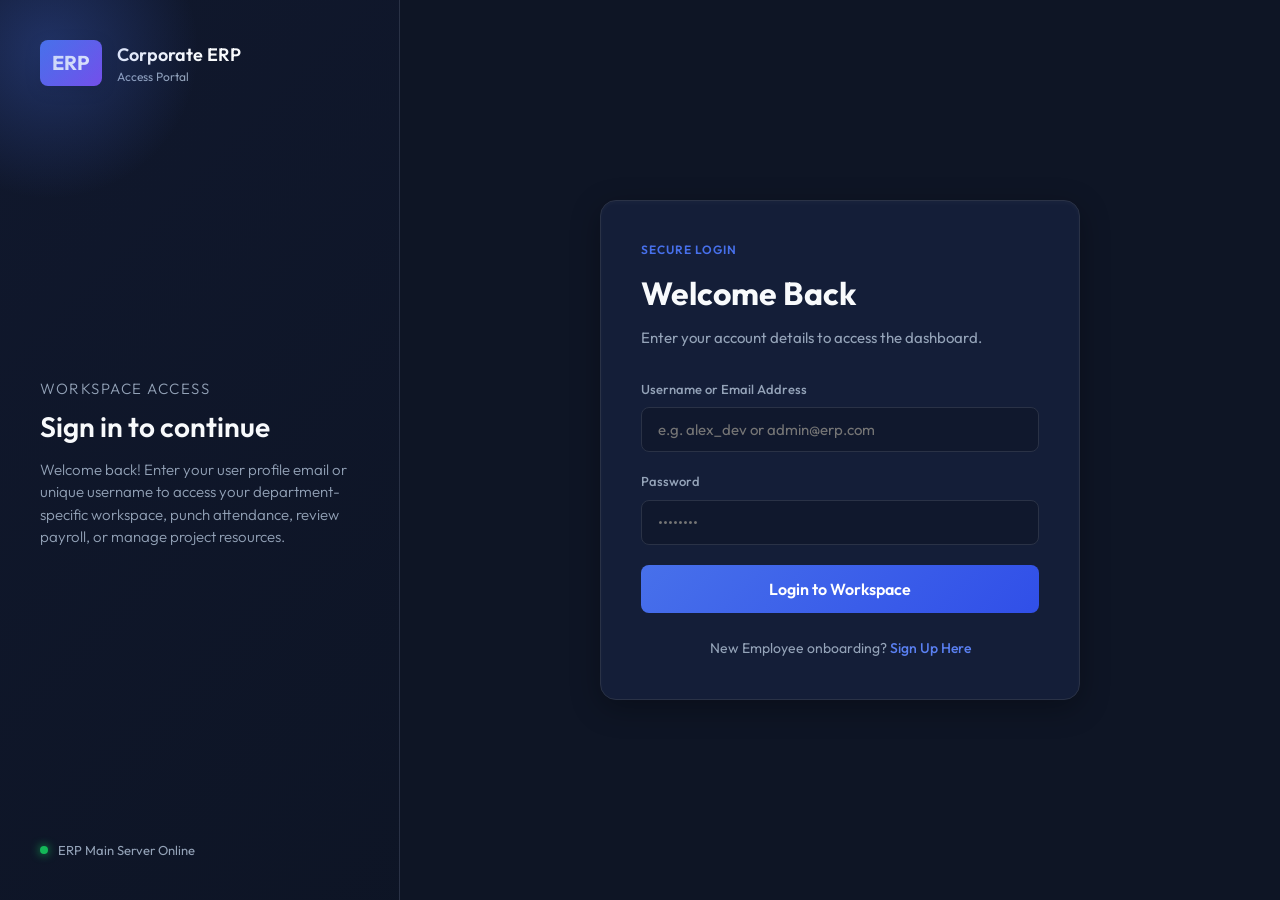
<file: index.html>
<!DOCTYPE html>
<html lang="en">
<head>
    <meta charset="UTF-8">
    <meta name="viewport" content="width=device-width, initial-scale=1.0">
    <title>ERP Portal - Login</title>
    <link rel="stylesheet" href="style.css">
    <link href="https://fonts.googleapis.com/css2?family=Outfit:wght@300;400;500;600;700&display=swap" rel="stylesheet">
</head>
<body>
    <div class="erp-shell">
        <aside class="erp-panel">
            <div class="brand">
                <div class="brand-mark">ERP</div>
                <div>
                    <p class="brand-name">Corporate ERP</p>
                    <p class="brand-subtitle">Access Portal</p>
                </div>
            </div>

            <div class="panel-content">
                <p class="panel-label">Workspace Access</p>
                <h2>Sign in to continue</h2>
                <p>Welcome back! Enter your user profile email or unique username to access your department-specific workspace, punch attendance, review payroll, or manage project resources.</p>
            </div>

            <div class="panel-status">
                <span></span>
                ERP Main Server Online
            </div>
        </aside>

        <main class="auth-area">
            <div class="card">
                <p class="eyebrow">Secure Login</p>
                <h1>Welcome Back</h1>
                <p class="form-intro">Enter your account details to access the dashboard.</p>

                <form action="login.php" method="POST" id="loginForm" novalidate>
                    <div class="form-group">
                        <label for="loginEmail">Username or Email Address</label>
                        <input type="text" id="loginEmail" name="email" placeholder="e.g. alex_dev or admin@erp.com" required>
                        <p class="error" id="loginEmailError"></p>
                    </div>

                    <div class="form-group">
                        <label for="loginPassword">Password</label>
                        <input type="password" id="loginPassword" name="password" placeholder="••••••••" required>
                        <p class="error" id="loginPasswordError"></p>
                    </div>

                    <button type="submit">Login to Workspace</button>
                </form>

                <p class="switch-link">
                    New Employee onboarding? <a href="signup.html">Sign Up Here</a>
                </p>
            </div>
        </main>
    </div>

    <script src="script.js"></script>
</body>
</html>
</file>
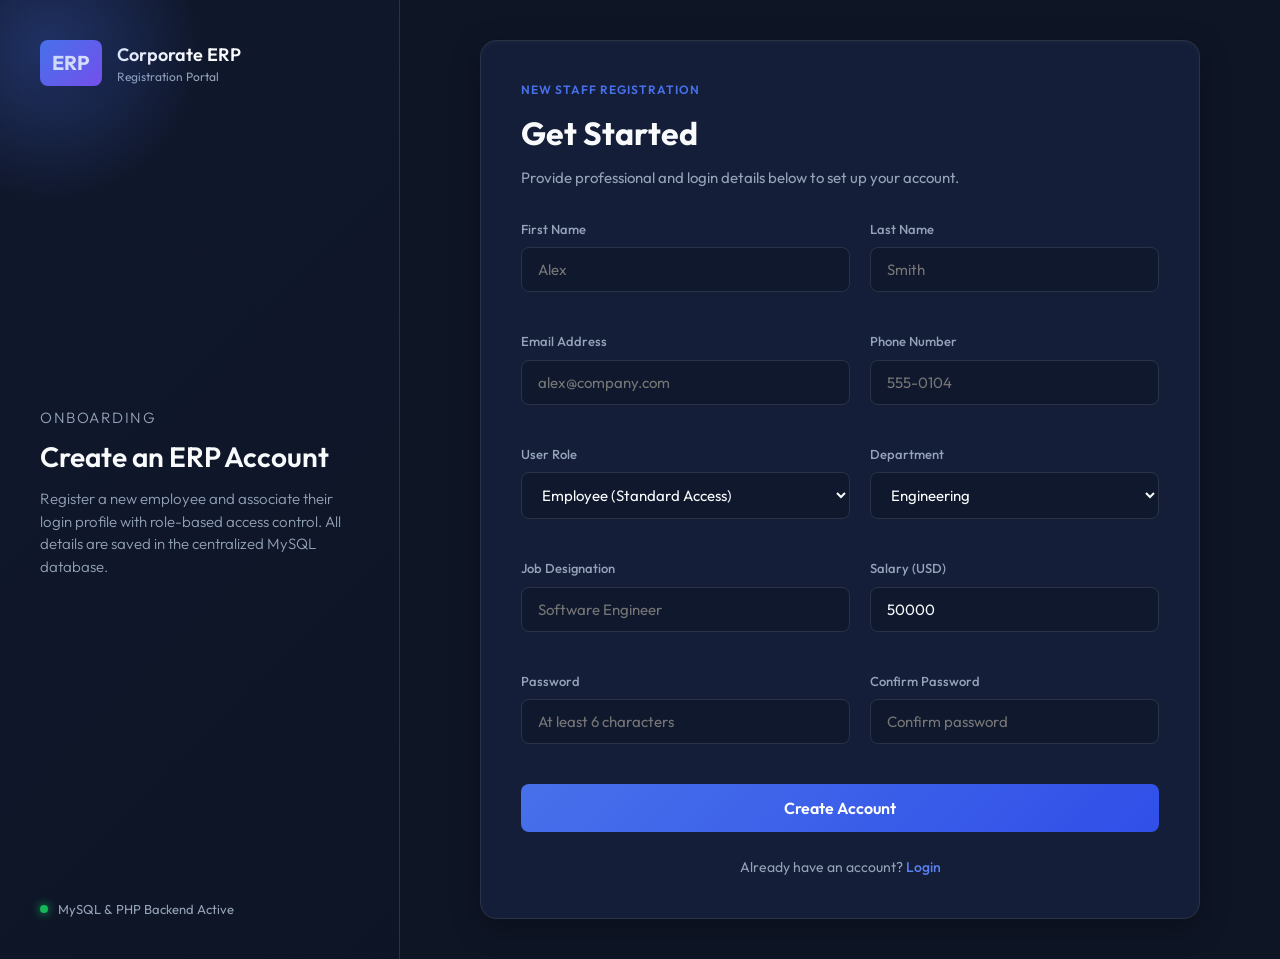
<file: signup.html>
<!DOCTYPE html>
<html lang="en">
<head>
    <meta charset="UTF-8">
    <meta name="viewport" content="width=device-width, initial-scale=1.0">
    <title>ERP Registration - Sign Up</title>
    <link rel="stylesheet" href="style.css">
    <link href="https://fonts.googleapis.com/css2?family=Outfit:wght@300;400;500;600;700&display=swap" rel="stylesheet">
</head>
<body>
    <div class="erp-shell">
        <aside class="erp-panel">
            <div class="brand">
                <div class="brand-mark">ERP</div>
                <div>
                    <p class="brand-name">Corporate ERP</p>
                    <p class="brand-subtitle">Registration Portal</p>
                </div>
            </div>

            <div class="panel-content">
                <p class="panel-label">Onboarding</p>
                <h2>Create an ERP Account</h2>
                <p>Register a new employee and associate their login profile with role-based access control. All details are saved in the centralized MySQL database.</p>
            </div>

            <div class="panel-status">
                <span></span>
                MySQL & PHP Backend Active
            </div>
        </aside>

        <main class="auth-area">
            <div class="card wide-card">
                <p class="eyebrow">New Staff Registration</p>
                <h1>Get Started</h1>
                <p class="form-intro">Provide professional and login details below to set up your account.</p>

                <form action="signup.php" method="POST" id="signupForm" novalidate>
                    <div class="form-grid">
                        <div class="form-group">
                            <label for="signupFirstName">First Name</label>
                            <input type="text" id="signupFirstName" name="first_name" placeholder="Alex" required>
                            <p class="error" id="signupFirstNameError"></p>
                        </div>

                        <div class="form-group">
                            <label for="signupLastName">Last Name</label>
                            <input type="text" id="signupLastName" name="last_name" placeholder="Smith" required>
                            <p class="error" id="signupLastNameError"></p>
                        </div>

                        <div class="form-group">
                            <label for="signupEmail">Email Address</label>
                            <input type="email" id="signupEmail" name="email" placeholder="alex@company.com" required>
                            <p class="error" id="signupEmailError"></p>
                        </div>

                        <div class="form-group">
                            <label for="signupPhone">Phone Number</label>
                            <input type="text" id="signupPhone" name="phone" placeholder="555-0104" required>
                            <p class="error" id="signupPhoneError"></p>
                        </div>

                        <div class="form-group">
                            <label for="signupRole">User Role</label>
                            <select id="signupRole" name="role" required>
                                <option value="EMPLOYEE">Employee (Standard Access)</option>
                                <option value="MANAGER">Manager (Team & Projects Control)</option>
                                <option value="HR">HR Specialist (Payroll & Personnel)</option>
                                <option value="ADMIN">System Administrator (Complete Control)</option>
                            </select>
                            <p class="error" id="signupRoleError"></p>
                        </div>

                        <div class="form-group">
                            <label for="signupDepartment">Department</label>
                            <select id="signupDepartment" name="department_id" required>
                                <option value="3">Engineering</option>
                                <option value="2">Human Resources</option>
                                <option value="4">Sales</option>
                                <option value="1">Management</option>
                            </select>
                            <p class="error" id="signupDepartmentError"></p>
                        </div>

                        <div class="form-group">
                            <label for="signupDesignation">Job Designation</label>
                            <input type="text" id="signupDesignation" name="designation" placeholder="Software Engineer" required>
                            <p class="error" id="signupDesignationError"></p>
                        </div>

                        <div class="form-group">
                            <label for="signupSalary">Salary (USD)</label>
                            <input type="number" id="signupSalary" name="salary" placeholder="50000" min="0" value="50000" required>
                            <p class="error" id="signupSalaryError"></p>
                        </div>

                        <div class="form-group">
                            <label for="signupPassword">Password</label>
                            <input type="password" id="signupPassword" name="password" placeholder="At least 6 characters" required>
                            <p class="error" id="signupPasswordError"></p>
                        </div>

                        <div class="form-group">
                            <label for="confirmPassword">Confirm Password</label>
                            <input type="password" id="confirmPassword" name="confirm_password" placeholder="Confirm password" required>
                            <p class="error" id="confirmPasswordError"></p>
                        </div>
                    </div>

                    <button type="submit">Create Account</button>
                </form>

                <p class="switch-link">
                    Already have an account? <a href="index.html">Login</a>
                </p>
            </div>
        </main>
    </div>

    <script src="script.js"></script>
</body>
</html>
</file>
<file: style.css>
/* ==========================================================================
   CENTRALIZED ERP DESIGN SYSTEM - MODERN DARK MODE THEME
   ========================================================================== */

/* Google Fonts Import - Outfit */
@import url('https://fonts.googleapis.com/css2?family=Outfit:wght@300;400;500;600;700&display=swap');

:root {
    /* Color Palette (HSL System) */
    --bg-main: hsl(222, 47%, 10%);
    --bg-card: hsl(223, 47%, 15%);
    --bg-sidebar: hsl(224, 47%, 12%);
    --border-color: hsl(223, 25%, 22%);
    --border-glow: hsla(225, 80%, 60%, 0.15);
    
    --primary: hsl(225, 80%, 60%);
    --primary-hover: hsl(225, 85%, 65%);
    --primary-glow: hsla(225, 80%, 60%, 0.3);
    
    --text-main: hsl(210, 40%, 98%);
    --text-muted: hsl(215, 20%, 65%);
    --text-dark: hsl(220, 20%, 15%);
    
    /* Semantic Status Colors */
    --color-success: hsl(145, 80%, 40%);
    --color-success-bg: hsla(145, 80%, 40%, 0.15);
    --color-warning: hsl(38, 92%, 50%);
    --color-warning-bg: hsla(38, 92%, 50%, 0.15);
    --color-danger: hsl(0, 85%, 60%);
    --color-danger-bg: hsla(0, 85%, 60%, 0.15);
    --color-info: hsl(195, 85%, 50%);
    --color-info-bg: hsla(195, 85%, 50%, 0.15);

    /* UI Tokens */
    --radius-sm: 8px;
    --radius-md: 12px;
    --radius-lg: 16px;
    --font-sans: 'Outfit', -apple-system, BlinkMacSystemFont, "Segoe UI", Roboto, sans-serif;
    --transition-fast: 0.2s cubic-bezier(0.4, 0, 0.2, 1);
    --transition-normal: 0.3s cubic-bezier(0.4, 0, 0.2, 1);
    --shadow-main: 0 8px 30px rgba(0, 0, 0, 0.3);
    --shadow-inset: inset 0 2px 4px rgba(255, 255, 255, 0.03);
}

/* Base resets */
* {
    box-sizing: border-box;
    margin: 0;
    padding: 0;
}

body {
    background-color: var(--bg-main);
    color: var(--text-main);
    font-family: var(--font-sans);
    line-height: 1.5;
    -webkit-font-smoothing: antialiased;
    overflow-x: hidden;
}

a {
    color: var(--primary-hover);
    text-decoration: none;
    transition: var(--transition-fast);
}

a:hover {
    color: var(--text-main);
}

/* ==========================================================================
   AUTH PORTAL PAGES (index.html, signup.html)
   ========================================================================== */

.erp-shell {
    display: flex;
    min-height: 100vh;
    width: 100vw;
}

/* Left Hero Panel */
.erp-panel {
    background: linear-gradient(135deg, var(--bg-sidebar) 0%, var(--bg-main) 100%);
    border-right: 1px solid var(--border-color);
    display: flex;
    flex-direction: column;
    justify-content: space-between;
    padding: 40px;
    position: relative;
    width: 400px;
    flex-shrink: 0;
    overflow: hidden;
}

.erp-panel::before {
    content: '';
    position: absolute;
    top: -100px;
    left: -100px;
    width: 300px;
    height: 300px;
    background: radial-gradient(circle, var(--primary-glow) 0%, transparent 70%);
    pointer-events: none;
}

.brand {
    align-items: center;
    display: flex;
    gap: 15px;
}

.brand-mark {
    background: linear-gradient(135deg, var(--primary) 0%, hsl(260, 80%, 60%) 100%);
    border-radius: var(--radius-sm);
    color: #fff;
    font-weight: 700;
    font-size: 20px;
    padding: 8px 12px;
    box-shadow: 0 4px 15px rgba(0, 0, 0, 0.2);
}

.brand-name {
    font-weight: 600;
    font-size: 18px;
    color: var(--text-main);
}

.brand-subtitle {
    font-size: 12px;
    color: var(--text-muted);
}

.panel-content h2 {
    font-size: 28px;
    font-weight: 600;
    margin-bottom: 15px;
    line-height: 1.2;
}

.panel-content p {
    color: var(--text-muted);
    font-size: 15px;
    font-weight: 300;
}

.panel-label {
    text-transform: uppercase;
    font-size: 11px;
    letter-spacing: 1.5px;
    color: var(--primary);
    margin-bottom: 10px;
    font-weight: 600;
}

.panel-status {
    align-items: center;
    color: var(--text-muted);
    display: flex;
    font-size: 13px;
    gap: 10px;
}

.panel-status span {
    background-color: var(--color-success);
    border-radius: 50%;
    display: inline-block;
    height: 8px;
    width: 8px;
    box-shadow: 0 0 10px var(--color-success);
}

/* Right Content Area */
.auth-area {
    align-items: center;
    background-color: var(--bg-main);
    display: flex;
    flex-grow: 1;
    justify-content: center;
    padding: 40px;
}

/* Card Styling */
.card {
    background-color: var(--bg-card);
    border: 1px solid var(--border-color);
    border-radius: var(--radius-lg);
    box-shadow: var(--shadow-main);
    padding: 40px;
    width: 100%;
    max-width: 480px;
    position: relative;
    box-shadow: var(--shadow-main), var(--shadow-inset);
}

.wide-card {
    max-width: 720px;
}

.eyebrow {
    color: var(--primary);
    font-size: 12px;
    font-weight: 600;
    letter-spacing: 1px;
    text-transform: uppercase;
    margin-bottom: 10px;
}

.card h1 {
    font-size: 32px;
    font-weight: 700;
    margin-bottom: 10px;
}

.form-intro {
    color: var(--text-muted);
    font-size: 15px;
    margin-bottom: 30px;
}

/* Form Styles */
.form-group {
    display: flex;
    flex-direction: column;
    margin-bottom: 20px;
}

.form-group label {
    font-size: 13px;
    font-weight: 500;
    margin-bottom: 8px;
    color: var(--text-muted);
}

.form-group input,
.form-group select,
.form-group textarea {
    background-color: rgba(0, 0, 0, 0.2);
    border: 1px solid var(--border-color);
    border-radius: var(--radius-sm);
    color: var(--text-main);
    font-family: var(--font-sans);
    font-size: 15px;
    padding: 12px 16px;
    transition: var(--transition-fast);
}

.form-group input:focus,
.form-group select:focus,
.form-group textarea:focus {
    border-color: var(--primary);
    outline: none;
    box-shadow: 0 0 0 3px var(--border-glow);
}

.form-grid {
    display: grid;
    grid-template-columns: 1fr 1fr;
    gap: 20px;
    margin-bottom: 20px;
}

button[type="submit"], .action-btn {
    background: linear-gradient(135deg, var(--primary) 0%, hsl(230, 80%, 55%) 100%);
    border: none;
    border-radius: var(--radius-sm);
    color: #fff;
    cursor: pointer;
    font-family: var(--font-sans);
    font-size: 16px;
    font-weight: 600;
    padding: 14px 24px;
    transition: var(--transition-fast);
    width: 100%;
}

button[type="submit"]:hover, .action-btn:hover {
    background: linear-gradient(135deg, var(--primary-hover) 0%, hsl(230, 85%, 60%) 100%);
    box-shadow: 0 5px 15px var(--primary-glow);
    transform: translateY(-1px);
}

.switch-link {
    color: var(--text-muted);
    font-size: 14px;
    margin-top: 25px;
    text-align: center;
}

.switch-link a {
    font-weight: 500;
}

/* Error messages */
.error {
    color: var(--color-danger);
    font-size: 12px;
    margin-top: 6px;
    display: none;
}

/* Success/Error Message Screens */
.page {
    display: flex;
    align-items: center;
    justify-content: center;
    min-height: 100vh;
    padding: 20px;
}

.message {
    text-align: center;
    max-width: 500px;
}

.status-icon {
    border-radius: 50%;
    display: inline-flex;
    align-items: center;
    justify-content: center;
    height: 80px;
    width: 80px;
    font-size: 36px;
    font-weight: 600;
    margin-bottom: 25px;
}

.success-icon {
    background-color: var(--color-success-bg);
    color: var(--color-success);
    border: 1px solid var(--color-success);
}

.error-icon {
    background-color: var(--color-danger-bg);
    color: var(--color-danger);
    border: 1px solid var(--color-danger);
}

.sub-text {
    color: var(--text-muted);
    font-size: 14px;
    margin-top: 10px;
    margin-bottom: 20px;
}

.button-link {
    background-color: var(--border-color);
    border: 1px solid var(--border-color);
    border-radius: var(--radius-sm);
    color: var(--text-main);
    display: inline-block;
    font-weight: 600;
    padding: 12px 24px;
    text-align: center;
    transition: var(--transition-fast);
}

.button-link:hover {
    background-color: var(--primary);
    border-color: var(--primary);
    color: #fff;
    box-shadow: 0 4px 15px var(--primary-glow);
}

/* ==========================================================================
   DASHBOARD WORKSPACE (dashboard.php)
   ========================================================================== */

.dashboard-layout {
    display: flex;
    min-height: 100vh;
    width: 100vw;
}

/* Sidebar Navigation */
.sidebar {
    background-color: var(--bg-sidebar);
    border-right: 1px solid var(--border-color);
    display: flex;
    flex-direction: column;
    padding: 30px 20px;
    width: 280px;
    flex-shrink: 0;
}

.sidebar-user {
    align-items: center;
    background-color: rgba(255, 255, 255, 0.03);
    border: 1px solid var(--border-color);
    border-radius: var(--radius-md);
    display: flex;
    gap: 15px;
    margin-top: 25px;
    margin-bottom: 25px;
    padding: 15px;
}

.user-avatar {
    align-items: center;
    background: linear-gradient(135deg, var(--primary) 0%, hsl(260, 80%, 60%) 100%);
    border-radius: 50%;
    color: #fff;
    display: flex;
    font-size: 14px;
    font-weight: 700;
    height: 40px;
    justify-content: center;
    width: 40px;
}

.user-fullname {
    font-weight: 600;
    font-size: 15px;
    color: var(--text-main);
    overflow: hidden;
    text-overflow: ellipsis;
    white-space: nowrap;
    max-width: 160px;
}

.menu {
    display: flex;
    flex-direction: column;
    gap: 5px;
    flex-grow: 1;
}

.menu-item {
    align-items: center;
    border-radius: var(--radius-sm);
    color: var(--text-muted);
    display: flex;
    font-size: 15px;
    font-weight: 500;
    gap: 12px;
    padding: 12px 16px;
    transition: var(--transition-fast);
}

.menu-item:hover {
    background-color: rgba(255, 255, 255, 0.03);
    color: var(--text-main);
}

.menu-item.active {
    background-color: var(--primary);
    color: #fff;
    box-shadow: 0 4px 15px var(--primary-glow);
}

.menu-item .icon {
    font-size: 18px;
    width: 20px;
}

.logout-item {
    margin-top: auto;
    border-top: 1px solid var(--border-color);
    border-radius: 0;
    padding-top: 20px;
}

/* Main Content Workspace */
.dashboard-main {
    flex-grow: 1;
    overflow-y: auto;
    padding: 40px;
    max-height: 100vh;
}

.topbar {
    align-items: center;
    border-bottom: 1px solid var(--border-color);
    display: flex;
    justify-content: space-between;
    padding-bottom: 25px;
    margin-bottom: 30px;
}

.topbar h1 {
    font-size: 28px;
    font-weight: 700;
}

.server-time {
    color: var(--text-muted);
    font-size: 14px;
    font-weight: 500;
}

/* Tab Panels */
.tab-content {
    display: none;
}

.tab-content.active {
    display: block;
    animation: fadeIn 0.4s ease-out;
}

@keyframes fadeIn {
    from { opacity: 0; transform: translateY(8px); }
    to { opacity: 1; transform: translateY(0); }
}

.section-header {
    margin-bottom: 30px;
}

.section-header h2 {
    font-size: 22px;
    font-weight: 600;
    margin-bottom: 5px;
}

.section-header p {
    color: var(--text-muted);
    font-size: 14px;
}

/* Statistics Grid */
.stats-grid {
    display: grid;
    grid-template-columns: repeat(auto-fit, minmax(240px, 1fr));
    gap: 25px;
    margin-bottom: 35px;
}

.stat-card {
    background-color: var(--bg-card);
    border: 1px solid var(--border-color);
    border-radius: var(--radius-md);
    padding: 25px;
    position: relative;
    box-shadow: var(--shadow-inset);
    transition: var(--transition-normal);
}

.stat-card:hover {
    border-color: var(--primary);
    transform: translateY(-2px);
    box-shadow: var(--shadow-main);
}

.stat-label {
    color: var(--text-muted);
    font-size: 13px;
    font-weight: 500;
    text-transform: uppercase;
    letter-spacing: 0.5px;
    margin-bottom: 10px;
}

.stat-card h3 {
    font-size: 24px;
    font-weight: 700;
}

/* Action forms & Content panels */
.content-panel {
    background-color: var(--bg-card);
    border: 1px solid var(--border-color);
    border-radius: var(--radius-md);
    box-shadow: var(--shadow-inset);
    padding: 25px;
    margin-bottom: 30px;
}

.content-panel h3 {
    font-size: 18px;
    font-weight: 600;
    margin-bottom: 15px;
}

/* Double column grids */
.grid-2col {
    display: grid;
    grid-template-columns: 1fr 1.5fr;
    gap: 30px;
    align-items: start;
}

@media (max-width: 1100px) {
    .grid-2col {
        grid-template-columns: 1fr;
    }
}

/* Tables styling */
.table-container {
    overflow-x: auto;
}

.data-table {
    border-collapse: collapse;
    width: 100%;
    font-size: 14px;
}

.data-table th, .data-table td {
    padding: 14px 16px;
    text-align: left;
}

.data-table th {
    background-color: rgba(255, 255, 255, 0.02);
    border-bottom: 2px solid var(--border-color);
    color: var(--text-muted);
    font-weight: 600;
    text-transform: uppercase;
    font-size: 12px;
    letter-spacing: 0.5px;
}

.data-table td {
    border-bottom: 1px solid var(--border-color);
    color: var(--text-main);
}

.data-table tr:hover td {
    background-color: rgba(255, 255, 255, 0.01);
}

.center-text {
    text-align: center;
    color: var(--text-muted);
    padding: 30px !important;
}

.muted-text {
    color: var(--text-muted);
}

.highlight-net {
    color: var(--primary-hover);
}

/* Badges for roles and status colors */
.badge {
    border-radius: 30px;
    display: inline-block;
    font-size: 11px;
    font-weight: 600;
    padding: 4px 10px;
    text-transform: uppercase;
    letter-spacing: 0.5px;
}

/* Roles */
.admin-badge { background-color: rgba(255, 75, 75, 0.15); color: rgb(255, 100, 100); border: 1px solid rgba(255, 75, 75, 0.3); }
.hr-badge { background-color: rgba(186, 85, 211, 0.15); color: rgb(216, 135, 241); border: 1px solid rgba(186, 85, 211, 0.3); }
.manager-badge { background-color: rgba(30, 144, 255, 0.15); color: rgb(100, 180, 255); border: 1px solid rgba(30, 144, 255, 0.3); }
.employee-badge { background-color: rgba(100, 110, 120, 0.15); color: rgb(180, 190, 200); border: 1px solid rgba(100, 110, 120, 0.3); }

/* Status */
.status-present, .status-active, .status-approved, .status-paid {
    background-color: var(--color-success-bg);
    color: var(--color-success);
    border: 1px solid hsla(145, 80%, 40%, 0.3);
}

.status-pending, .status-planned, .status-half_day {
    background-color: var(--color-warning-bg);
    color: var(--color-warning);
    border: 1px solid hsla(38, 92%, 50%, 0.3);
}

.status-absent, .status-rejected, .status-inactive, .status-cancelled {
    background-color: var(--color-danger-bg);
    color: var(--color-danger);
    border: 1px solid hsla(0, 85%, 60%, 0.3);
}

.status-leave, .status-resigned, .status-completed {
    background-color: var(--color-info-bg);
    color: var(--color-info);
    border: 1px solid hsla(195, 85%, 50%, 0.3);
}

/* Profiles details rows */
.profile-card {
    border-left: 4px solid var(--primary);
}

.profile-details {
    display: grid;
    grid-template-columns: repeat(auto-fit, minmax(220px, 1fr));
    gap: 20px;
}

.detail-group {
    display: flex;
    flex-direction: column;
}

.detail-lbl {
    color: var(--text-muted);
    font-size: 12px;
    font-weight: 500;
    text-transform: uppercase;
    letter-spacing: 0.5px;
    margin-bottom: 5px;
}

.detail-val {
    font-size: 16px;
    font-weight: 600;
}

/* Custom Alert Box */
.alert-box {
    border-left: 4px solid transparent;
}

.alert-box.warning { border-left-color: var(--color-warning); background-color: var(--color-warning-bg); }
.alert-box.info { border-left-color: var(--color-info); background-color: var(--color-info-bg); }
.alert-box.success { border-left-color: var(--color-success); background-color: var(--color-success-bg); }

/* Alert banners (top bar redirect announcements) */
.alert-banner {
    align-items: center;
    border-radius: var(--radius-sm);
    display: flex;
    gap: 15px;
    margin-bottom: 25px;
    padding: 15px 20px;
    position: relative;
    animation: slideDown 0.3s ease-out;
}

@keyframes slideDown {
    from { opacity: 0; transform: translateY(-10px); }
    to { opacity: 1; transform: translateY(0); }
}

.alert-success {
    background-color: var(--color-success-bg);
    border: 1px solid hsla(145, 80%, 40%, 0.3);
    color: var(--color-success);
}

.alert-error {
    background-color: var(--color-danger-bg);
    border: 1px solid hsla(0, 85%, 60%, 0.3);
    color: var(--color-danger);
}

.alert-icon {
    font-size: 20px;
    font-weight: 700;
}

.alert-text {
    font-size: 14px;
    font-weight: 500;
    flex-grow: 1;
}

.alert-close {
    background: none;
    border: none;
    color: inherit;
    cursor: pointer;
    font-size: 22px;
    line-height: 1;
}

/* Forms layout helpers */
.standard-form {
    display: flex;
    flex-direction: column;
    gap: 15px;
}

.standard-form.horizontal-form {
    gap: 0;
}

.form-row {
    display: grid;
    grid-template-columns: repeat(auto-fit, minmax(200px, 1fr));
    gap: 20px;
    margin-bottom: 15px;
}

.form-row:last-of-type {
    margin-bottom: 0;
}

.flex-row {
    display: flex;
    align-items: center;
}

.btn-row {
    display: flex;
    gap: 15px;
    margin-top: 15px;
}

.btn-row form {
    width: auto;
}

.action-btn.checkin-btn {
    background: linear-gradient(135deg, var(--color-success) 0%, hsl(145, 85%, 35%) 100%);
}

.action-btn.checkin-btn:hover {
    background: linear-gradient(135deg, hsl(145, 85%, 45%) 0%, hsl(145, 90%, 40%) 100%);
    box-shadow: 0 4px 15px hsla(145, 80%, 40%, 0.4);
}

.action-btn.checkout-btn {
    background: linear-gradient(135deg, var(--color-warning) 0%, hsl(38, 85%, 45%) 100%);
}

.action-btn.checkout-btn:hover {
    background: linear-gradient(135deg, hsl(38, 85%, 55%) 0%, hsl(38, 90%, 50%) 100%);
    box-shadow: 0 4px 15px hsla(38, 92%, 50%, 0.4);
}

.action-btn:disabled {
    opacity: 0.3;
    cursor: not-allowed;
    transform: none !important;
    box-shadow: none !important;
}

/* Small status action buttons for tables */
.small-btn {
    border: none;
    border-radius: var(--radius-sm);
    color: #fff;
    cursor: pointer;
    font-family: var(--font-sans);
    font-size: 12px;
    font-weight: 600;
    padding: 6px 12px;
    transition: var(--transition-fast);
}

.approve-btn {
    background-color: var(--color-success);
}

.approve-btn:hover {
    background-color: hsl(145, 80%, 45%);
    box-shadow: 0 2px 8px hsla(145, 80%, 40%, 0.3);
}

.reject-btn {
    background-color: var(--color-danger);
}

.reject-btn:hover {
    background-color: hsl(0, 80%, 65%);
    box-shadow: 0 2px 8px hsla(0, 85%, 60%, 0.3);
}

/* Text alerts */
.success-text { color: var(--color-success); }
.warning-text { color: var(--color-warning); }
.danger-text { color: var(--color-danger); }

/* Responsive adjustments */
@media (max-width: 850px) {
    .dashboard-layout {
        flex-direction: column;
    }
    
    .sidebar {
        width: 100%;
        border-right: none;
        border-bottom: 1px solid var(--border-color);
        padding: 20px;
    }
    
    .dashboard-main {
        padding: 20px;
        max-height: none;
    }

    .erp-shell {
        flex-direction: column;
    }

    .erp-panel {
        width: 100%;
        border-right: none;
        border-bottom: 1px solid var(--border-color);
        padding: 30px 20px;
    }

    .auth-area {
        padding: 20px;
    }
}
</file>
